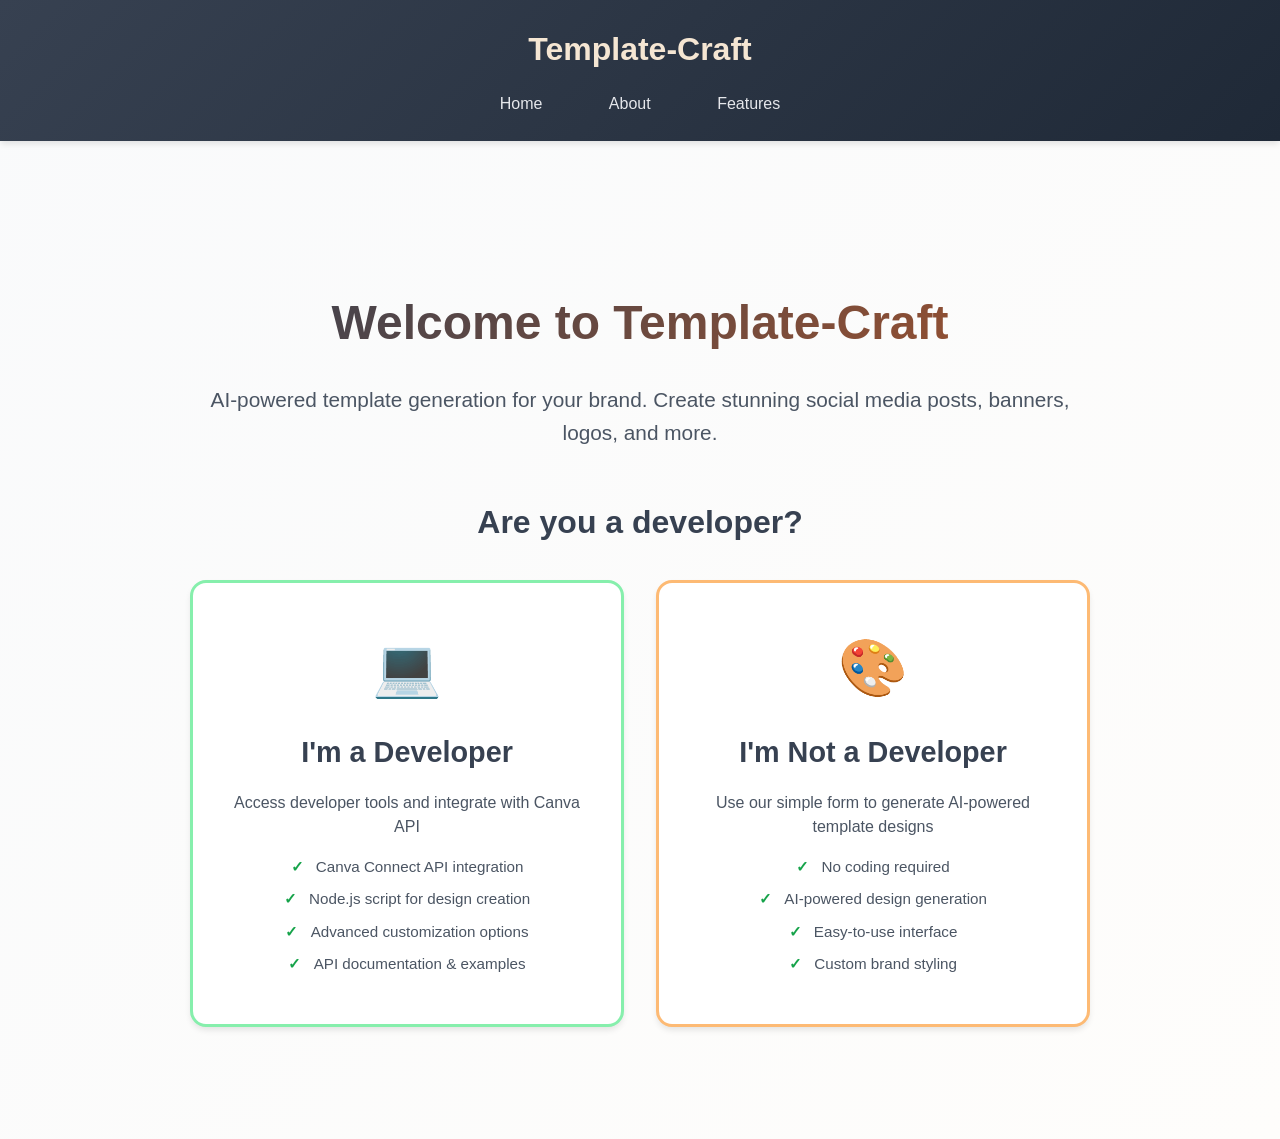
<file: index.html>
<!DOCTYPE html>
<html>
<head>
    <title>Template-Craft - Choose Your Path</title>
    <link rel="stylesheet" href="styles.css">
    <style>
        .landing-container {
            max-width: 900px;
            margin: 4rem auto;
            padding: 3rem;
            text-align: center;
        }
        
        .landing-title {
            font-size: 3rem;
            font-weight: 700;
            margin-bottom: 1rem;
            background: linear-gradient(135deg, var(--gray-700) 0%, var(--tan-600) 100%);
            -webkit-background-clip: text;
            -webkit-text-fill-color: transparent;
            background-clip: text;
        }
        
        .landing-subtitle {
            font-size: 1.3rem;
            color: var(--gray-600);
            margin-bottom: 3rem;
            line-height: 1.6;
        }
        
        .landing-question {
            font-size: 2rem;
            font-weight: 600;
            color: var(--gray-700);
            margin: 3rem 0 2rem 0;
        }
        
        .button-container {
            display: flex;
            gap: 2rem;
            justify-content: center;
            flex-wrap: wrap;
            margin-top: 2rem;
        }
        
        .choice-button {
            flex: 1;
            min-width: 300px;
            max-width: 400px;
            padding: 2.5rem 2rem;
            background: white;
            border: 3px solid var(--gray-300);
            border-radius: 16px;
            cursor: pointer;
            transition: all 0.3s ease;
            text-decoration: none;
            color: var(--gray-700);
            box-shadow: 0 4px 6px -1px rgba(0, 0, 0, 0.1);
        }
        
        .choice-button:hover {
            transform: translateY(-5px);
            box-shadow: 0 20px 25px -5px rgba(0, 0, 0, 0.15);
            border-color: var(--orange-500);
        }
        
        .choice-button.developer {
            border-color: var(--green-300);
        }
        
        .choice-button.developer:hover {
            border-color: var(--green-500);
            background: linear-gradient(135deg, var(--green-50) 0%, white 100%);
        }
        
        .choice-button.non-developer {
            border-color: var(--orange-300);
        }
        
        .choice-button.non-developer:hover {
            border-color: var(--orange-500);
            background: linear-gradient(135deg, var(--orange-50) 0%, white 100%);
        }
        
        .button-icon {
            font-size: 3.5rem;
            margin-bottom: 1rem;
            display: block;
        }
        
        .button-title {
            font-size: 1.8rem;
            font-weight: 700;
            margin-bottom: 1rem;
        }
        
        .button-description {
            font-size: 1rem;
            color: var(--gray-600);
            line-height: 1.5;
        }
        
        .feature-list {
            list-style: none;
            padding: 0;
            margin: 1rem 0 0 0;
            font-size: 0.95rem;
            color: var(--gray-600);
        }
        
        .feature-list li {
            margin: 0.5rem 0;
        }
        
        .feature-list li::before {
            content: "✓ ";
            color: var(--green-600);
            font-weight: bold;
            margin-right: 0.5rem;
        }
        
        @media (max-width: 768px) {
            .landing-container {
                margin: 2rem auto;
                padding: 2rem 1.5rem;
            }
            
            .landing-title {
                font-size: 2rem;
            }
            
            .landing-subtitle {
                font-size: 1.1rem;
            }
            
            .landing-question {
                font-size: 1.5rem;
            }
            
            .button-container {
                flex-direction: column;
                gap: 1.5rem;
            }
            
            .choice-button {
                min-width: 100%;
                padding: 2rem 1.5rem;
            }
            
            .button-icon {
                font-size: 2.5rem;
            }
            
            .button-title {
                font-size: 1.5rem;
            }
        }
    </style>
</head>
<body>
    <header>
        <h1>Template-Craft</h1>
        <nav>
            <a href="index.html">Home</a>
            <a href="#about">About</a>
            <a href="#features">Features</a>
        </nav>
    </header>

    <main>
        <div class="landing-container">
            <h1 class="landing-title">Welcome to Template-Craft</h1>
            <p class="landing-subtitle">
                AI-powered template generation for your brand. Create stunning social media posts, banners, logos, and more.
            </p>
            
            <h2 class="landing-question">Are you a developer?</h2>
            
            <div class="button-container">
                <a href="dev.html" class="choice-button developer">
                    <span class="button-icon">💻</span>
                    <div class="button-title">I'm a Developer</div>
                    <p class="button-description">
                        Access developer tools and integrate with Canva API
                    </p>
                    <ul class="feature-list">
                        <li>Canva Connect API integration</li>
                        <li>Node.js script for design creation</li>
                        <li>Advanced customization options</li>
                        <li>API documentation & examples</li>
                    </ul>
                </a>
                
                <a href="non-dev.html" class="choice-button non-developer">
                    <span class="button-icon">🎨</span>
                    <div class="button-title">I'm Not a Developer</div>
                    <p class="button-description">
                        Use our simple form to generate AI-powered template designs
                    </p>
                    <ul class="feature-list">
                        <li>No coding required</li>
                        <li>AI-powered design generation</li>
                        <li>Easy-to-use interface</li>
                        <li>Custom brand styling</li>
                    </ul>
                </a>
            </div>
        </div>
    </main>
</body>
</html>
</file>
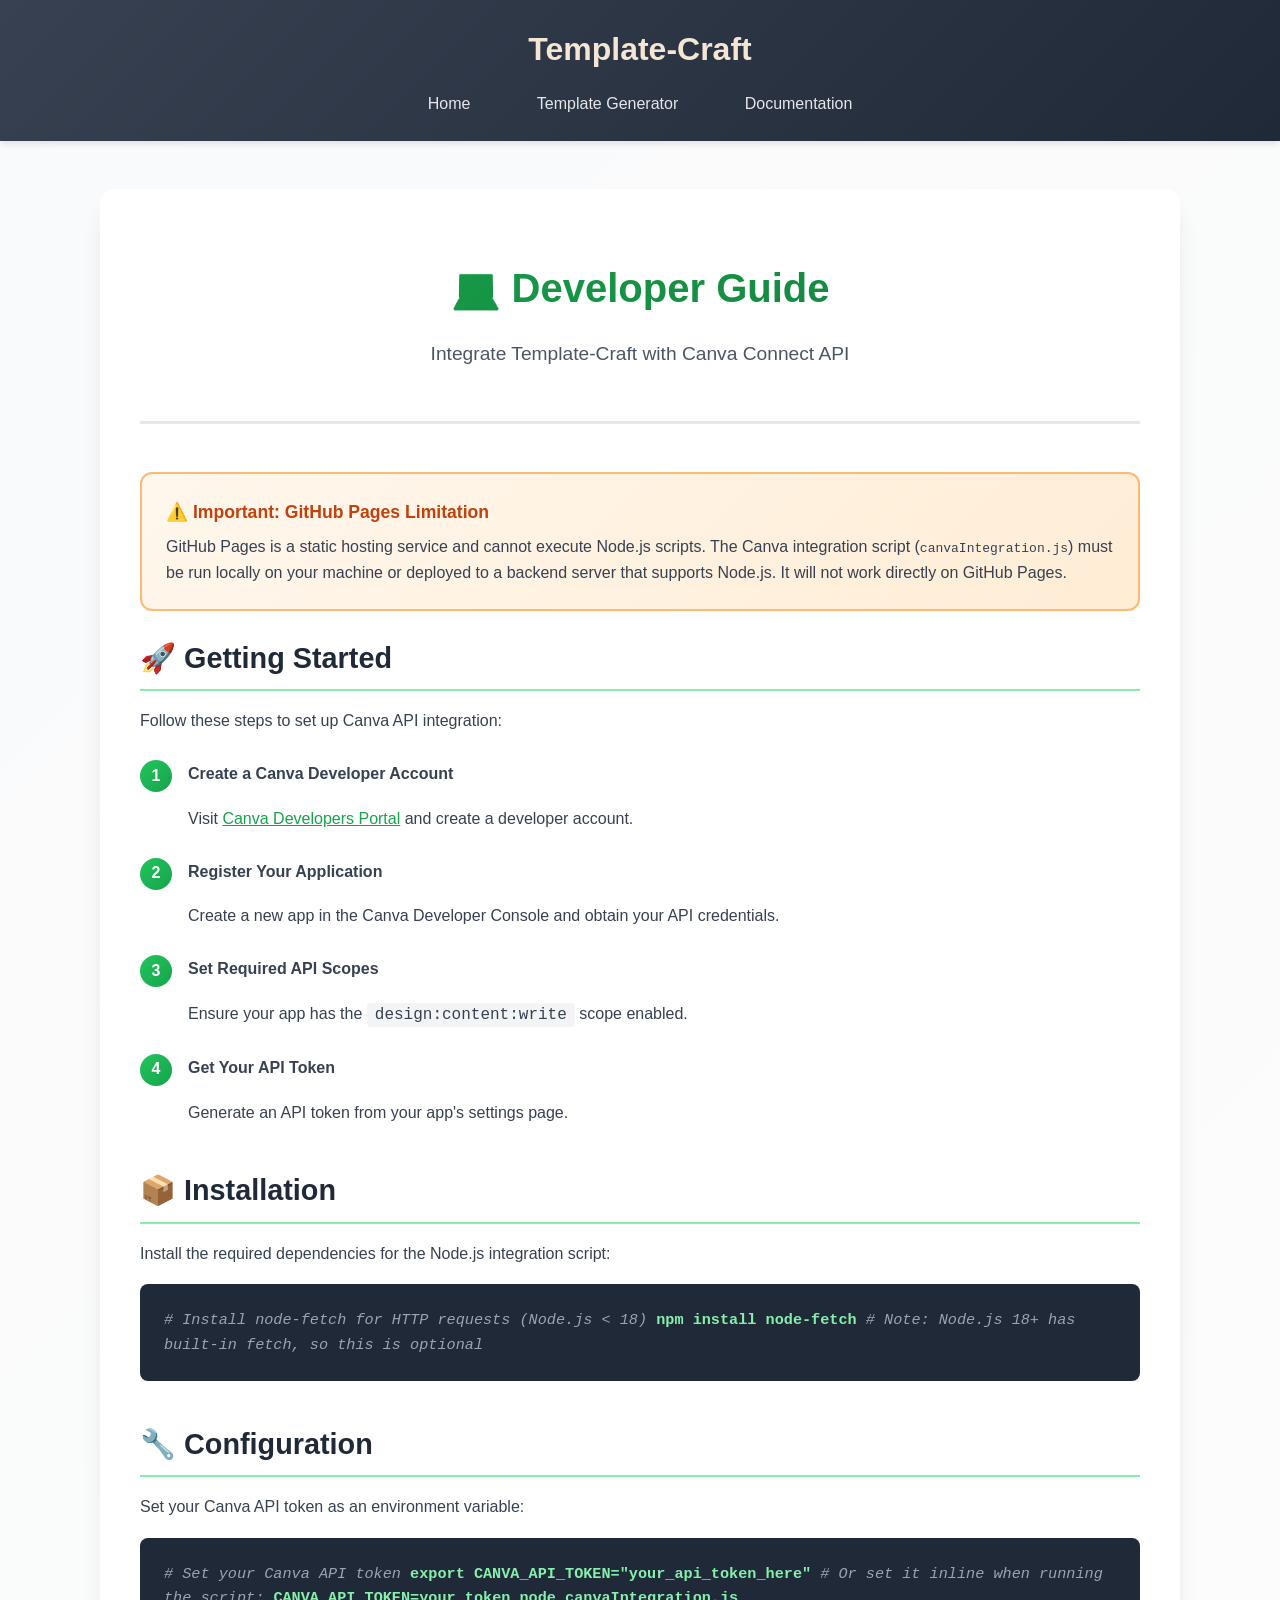
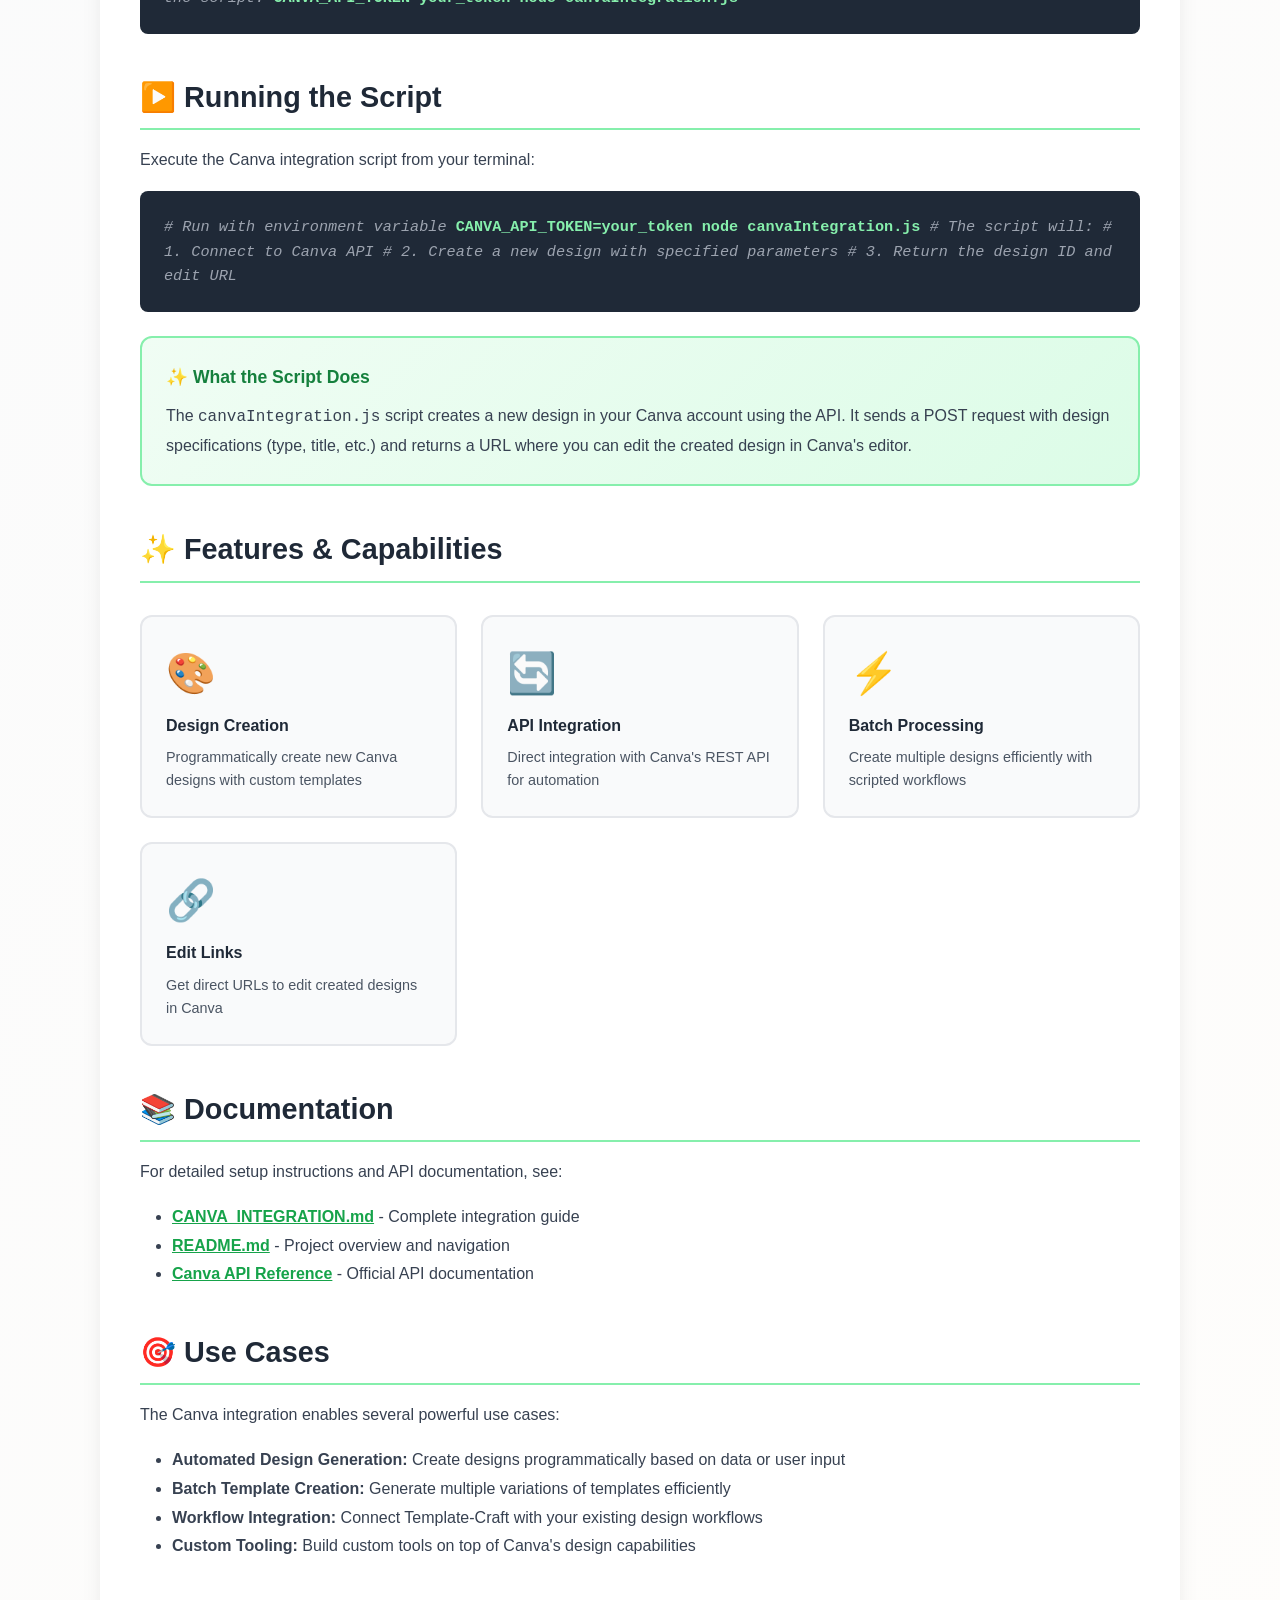
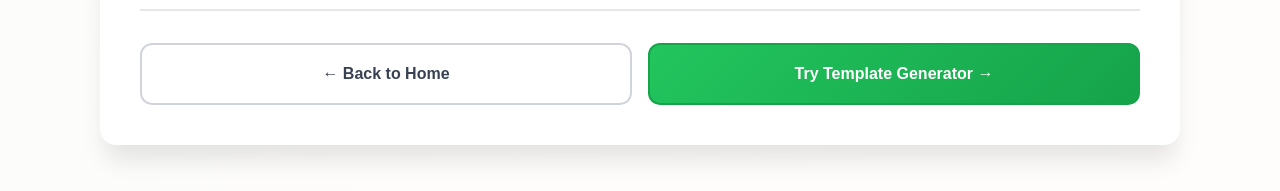
<file: dev.html>
<!DOCTYPE html>
<html>
<head>
    <title>Template-Craft - Developer Guide</title>
    <link rel="stylesheet" href="styles.css">
    <style>
        .dev-container {
            max-width: 1000px;
            margin: 3rem auto;
            padding: 2.5rem;
            background: white;
            border-radius: 16px;
            box-shadow: 0 20px 25px -5px rgba(0, 0, 0, 0.1);
        }
        
        .dev-header {
            text-align: center;
            margin-bottom: 3rem;
            padding-bottom: 2rem;
            border-bottom: 3px solid var(--gray-200);
        }
        
        .dev-title {
            font-size: 2.5rem;
            font-weight: 700;
            margin-bottom: 0.5rem;
            background: linear-gradient(135deg, var(--green-600) 0%, var(--green-700) 100%);
            -webkit-background-clip: text;
            -webkit-text-fill-color: transparent;
            background-clip: text;
        }
        
        .dev-subtitle {
            font-size: 1.2rem;
            color: var(--gray-600);
        }
        
        .section {
            margin-bottom: 2.5rem;
        }
        
        .section-title {
            font-size: 1.8rem;
            font-weight: 700;
            color: var(--gray-800);
            margin-bottom: 1rem;
            padding-bottom: 0.5rem;
            border-bottom: 2px solid var(--green-300);
        }
        
        .section-content {
            font-size: 1rem;
            line-height: 1.8;
            color: var(--gray-700);
        }
        
        .code-block {
            background: var(--gray-800);
            color: var(--green-200);
            padding: 1.5rem;
            border-radius: 8px;
            margin: 1rem 0;
            overflow-x: auto;
            font-family: 'Courier New', monospace;
            font-size: 0.95rem;
            line-height: 1.6;
        }
        
        .command {
            color: var(--green-300);
            font-weight: 600;
        }
        
        .comment {
            color: var(--gray-400);
            font-style: italic;
        }
        
        .warning-box {
            background: linear-gradient(135deg, var(--orange-50) 0%, var(--orange-100) 100%);
            border: 2px solid var(--orange-300);
            border-radius: 12px;
            padding: 1.5rem;
            margin: 1.5rem 0;
        }
        
        .warning-title {
            font-weight: 700;
            color: var(--orange-700);
            margin-bottom: 0.5rem;
            font-size: 1.1rem;
        }
        
        .info-box {
            background: linear-gradient(135deg, var(--green-50) 0%, var(--green-100) 100%);
            border: 2px solid var(--green-300);
            border-radius: 12px;
            padding: 1.5rem;
            margin: 1.5rem 0;
        }
        
        .info-title {
            font-weight: 700;
            color: var(--green-700);
            margin-bottom: 0.5rem;
            font-size: 1.1rem;
        }
        
        .step-list {
            list-style: none;
            padding: 0;
            counter-reset: step-counter;
        }
        
        .step-list li {
            counter-increment: step-counter;
            margin: 1.5rem 0;
            padding-left: 3rem;
            position: relative;
        }
        
        .step-list li::before {
            content: counter(step-counter);
            position: absolute;
            left: 0;
            top: 0;
            background: linear-gradient(135deg, var(--green-500) 0%, var(--green-600) 100%);
            color: white;
            font-weight: 700;
            width: 2rem;
            height: 2rem;
            border-radius: 50%;
            display: flex;
            align-items: center;
            justify-content: center;
        }
        
        .feature-grid {
            display: grid;
            grid-template-columns: repeat(auto-fit, minmax(250px, 1fr));
            gap: 1.5rem;
            margin: 2rem 0;
        }
        
        .feature-card {
            background: var(--gray-50);
            border: 2px solid var(--gray-200);
            border-radius: 12px;
            padding: 1.5rem;
            transition: all 0.3s ease;
        }
        
        .feature-card:hover {
            border-color: var(--green-400);
            transform: translateY(-3px);
            box-shadow: 0 10px 15px -3px rgba(0, 0, 0, 0.1);
        }
        
        .feature-icon {
            font-size: 2.5rem;
            margin-bottom: 0.5rem;
        }
        
        .feature-title {
            font-weight: 700;
            color: var(--gray-800);
            margin-bottom: 0.5rem;
        }
        
        .feature-desc {
            font-size: 0.9rem;
            color: var(--gray-600);
        }
        
        .nav-buttons {
            display: flex;
            gap: 1rem;
            margin-top: 3rem;
            padding-top: 2rem;
            border-top: 2px solid var(--gray-200);
        }
        
        .nav-button {
            flex: 1;
            padding: 1rem 2rem;
            border-radius: 12px;
            text-decoration: none;
            font-weight: 600;
            text-align: center;
            transition: all 0.3s ease;
            border: 2px solid;
        }
        
        .nav-button.primary {
            background: linear-gradient(135deg, var(--green-500) 0%, var(--green-600) 100%);
            color: white;
            border-color: var(--green-600);
        }
        
        .nav-button.primary:hover {
            transform: translateY(-2px);
            box-shadow: 0 10px 15px -3px rgba(34, 197, 94, 0.3);
        }
        
        .nav-button.secondary {
            background: white;
            color: var(--gray-700);
            border-color: var(--gray-300);
        }
        
        .nav-button.secondary:hover {
            border-color: var(--gray-500);
            transform: translateY(-2px);
        }
        
        @media (max-width: 768px) {
            .dev-container {
                margin: 1.5rem;
                padding: 1.5rem;
            }
            
            .dev-title {
                font-size: 2rem;
            }
            
            .section-title {
                font-size: 1.5rem;
            }
            
            .code-block {
                font-size: 0.85rem;
                padding: 1rem;
            }
            
            .feature-grid {
                grid-template-columns: 1fr;
            }
            
            .nav-buttons {
                flex-direction: column;
            }
        }
    </style>
</head>
<body>
    <header>
        <h1>Template-Craft</h1>
        <nav>
            <a href="index.html">Home</a>
            <a href="non-dev.html">Template Generator</a>
            <a href="#docs">Documentation</a>
        </nav>
    </header>

    <main>
        <div class="dev-container">
            <div class="dev-header">
                <h1 class="dev-title">💻 Developer Guide</h1>
                <p class="dev-subtitle">Integrate Template-Craft with Canva Connect API</p>
            </div>

            <div class="warning-box">
                <div class="warning-title">⚠️ Important: GitHub Pages Limitation</div>
                <p style="margin: 0; color: var(--orange-800);">
                    GitHub Pages is a static hosting service and cannot execute Node.js scripts. 
                    The Canva integration script (<code>canvaIntegration.js</code>) must be run locally on your machine 
                    or deployed to a backend server that supports Node.js. It will not work directly on GitHub Pages.
                </p>
            </div>

            <div class="section">
                <h2 class="section-title">🚀 Getting Started</h2>
                <div class="section-content">
                    <p>Follow these steps to set up Canva API integration:</p>
                    
                    <ul class="step-list">
                        <li>
                            <strong>Create a Canva Developer Account</strong>
                            <p>Visit <a href="https://www.canva.com/developers" target="_blank" style="color: var(--green-600);">Canva Developers Portal</a> and create a developer account.</p>
                        </li>
                        <li>
                            <strong>Register Your Application</strong>
                            <p>Create a new app in the Canva Developer Console and obtain your API credentials.</p>
                        </li>
                        <li>
                            <strong>Set Required API Scopes</strong>
                            <p>Ensure your app has the <code style="background: var(--gray-100); padding: 0.2rem 0.5rem; border-radius: 4px;">design:content:write</code> scope enabled.</p>
                        </li>
                        <li>
                            <strong>Get Your API Token</strong>
                            <p>Generate an API token from your app's settings page.</p>
                        </li>
                    </ul>
                </div>
            </div>

            <div class="section">
                <h2 class="section-title">📦 Installation</h2>
                <div class="section-content">
                    <p>Install the required dependencies for the Node.js integration script:</p>
                    
                    <div class="code-block">
<span class="comment"># Install node-fetch for HTTP requests (Node.js < 18)</span>
<span class="command">npm install node-fetch</span>

<span class="comment"># Note: Node.js 18+ has built-in fetch, so this is optional</span>
                    </div>
                </div>
            </div>

            <div class="section">
                <h2 class="section-title">🔧 Configuration</h2>
                <div class="section-content">
                    <p>Set your Canva API token as an environment variable:</p>
                    
                    <div class="code-block">
<span class="comment"># Set your Canva API token</span>
<span class="command">export CANVA_API_TOKEN="your_api_token_here"</span>

<span class="comment"># Or set it inline when running the script:</span>
<span class="command">CANVA_API_TOKEN=your_token node canvaIntegration.js</span>
                    </div>
                </div>
            </div>

            <div class="section">
                <h2 class="section-title">▶️ Running the Script</h2>
                <div class="section-content">
                    <p>Execute the Canva integration script from your terminal:</p>
                    
                    <div class="code-block">
<span class="comment"># Run with environment variable</span>
<span class="command">CANVA_API_TOKEN=your_token node canvaIntegration.js</span>

<span class="comment"># The script will:</span>
<span class="comment"># 1. Connect to Canva API</span>
<span class="comment"># 2. Create a new design with specified parameters</span>
<span class="comment"># 3. Return the design ID and edit URL</span>
                    </div>
                    
                    <div class="info-box">
                        <div class="info-title">✨ What the Script Does</div>
                        <p style="margin: 0; color: var(--green-800);">
                            The <code>canvaIntegration.js</code> script creates a new design in your Canva account using the API. 
                            It sends a POST request with design specifications (type, title, etc.) and returns a URL 
                            where you can edit the created design in Canva's editor.
                        </p>
                    </div>
                </div>
            </div>

            <div class="section">
                <h2 class="section-title">✨ Features & Capabilities</h2>
                <div class="feature-grid">
                    <div class="feature-card">
                        <div class="feature-icon">🎨</div>
                        <div class="feature-title">Design Creation</div>
                        <div class="feature-desc">Programmatically create new Canva designs with custom templates</div>
                    </div>
                    <div class="feature-card">
                        <div class="feature-icon">🔄</div>
                        <div class="feature-title">API Integration</div>
                        <div class="feature-desc">Direct integration with Canva's REST API for automation</div>
                    </div>
                    <div class="feature-card">
                        <div class="feature-icon">⚡</div>
                        <div class="feature-title">Batch Processing</div>
                        <div class="feature-desc">Create multiple designs efficiently with scripted workflows</div>
                    </div>
                    <div class="feature-card">
                        <div class="feature-icon">🔗</div>
                        <div class="feature-title">Edit Links</div>
                        <div class="feature-desc">Get direct URLs to edit created designs in Canva</div>
                    </div>
                </div>
            </div>

            <div class="section">
                <h2 class="section-title">📚 Documentation</h2>
                <div class="section-content">
                    <p>For detailed setup instructions and API documentation, see:</p>
                    <ul style="list-style-type: disc; padding-left: 2rem;">
                        <li><a href="#" onclick="alert('See CANVA_INTEGRATION.md for details'); return false;" style="color: var(--green-600); font-weight: 600;">CANVA_INTEGRATION.md</a> - Complete integration guide</li>
                        <li><a href="README.md" style="color: var(--green-600); font-weight: 600;">README.md</a> - Project overview and navigation</li>
                        <li><a href="https://www.canva.com/developers/docs/connect/api-reference/" target="_blank" style="color: var(--green-600); font-weight: 600;">Canva API Reference</a> - Official API documentation</li>
                    </ul>
                </div>
            </div>

            <div class="section">
                <h2 class="section-title">🎯 Use Cases</h2>
                <div class="section-content">
                    <p>The Canva integration enables several powerful use cases:</p>
                    <ul style="list-style-type: disc; padding-left: 2rem; line-height: 1.8;">
                        <li><strong>Automated Design Generation:</strong> Create designs programmatically based on data or user input</li>
                        <li><strong>Batch Template Creation:</strong> Generate multiple variations of templates efficiently</li>
                        <li><strong>Workflow Integration:</strong> Connect Template-Craft with your existing design workflows</li>
                        <li><strong>Custom Tooling:</strong> Build custom tools on top of Canva's design capabilities</li>
                    </ul>
                </div>
            </div>

            <div class="nav-buttons">
                <a href="index.html" class="nav-button secondary">← Back to Home</a>
                <a href="non-dev.html" class="nav-button primary">Try Template Generator →</a>
            </div>
        </div>
    </main>
</body>
</html>
</file>
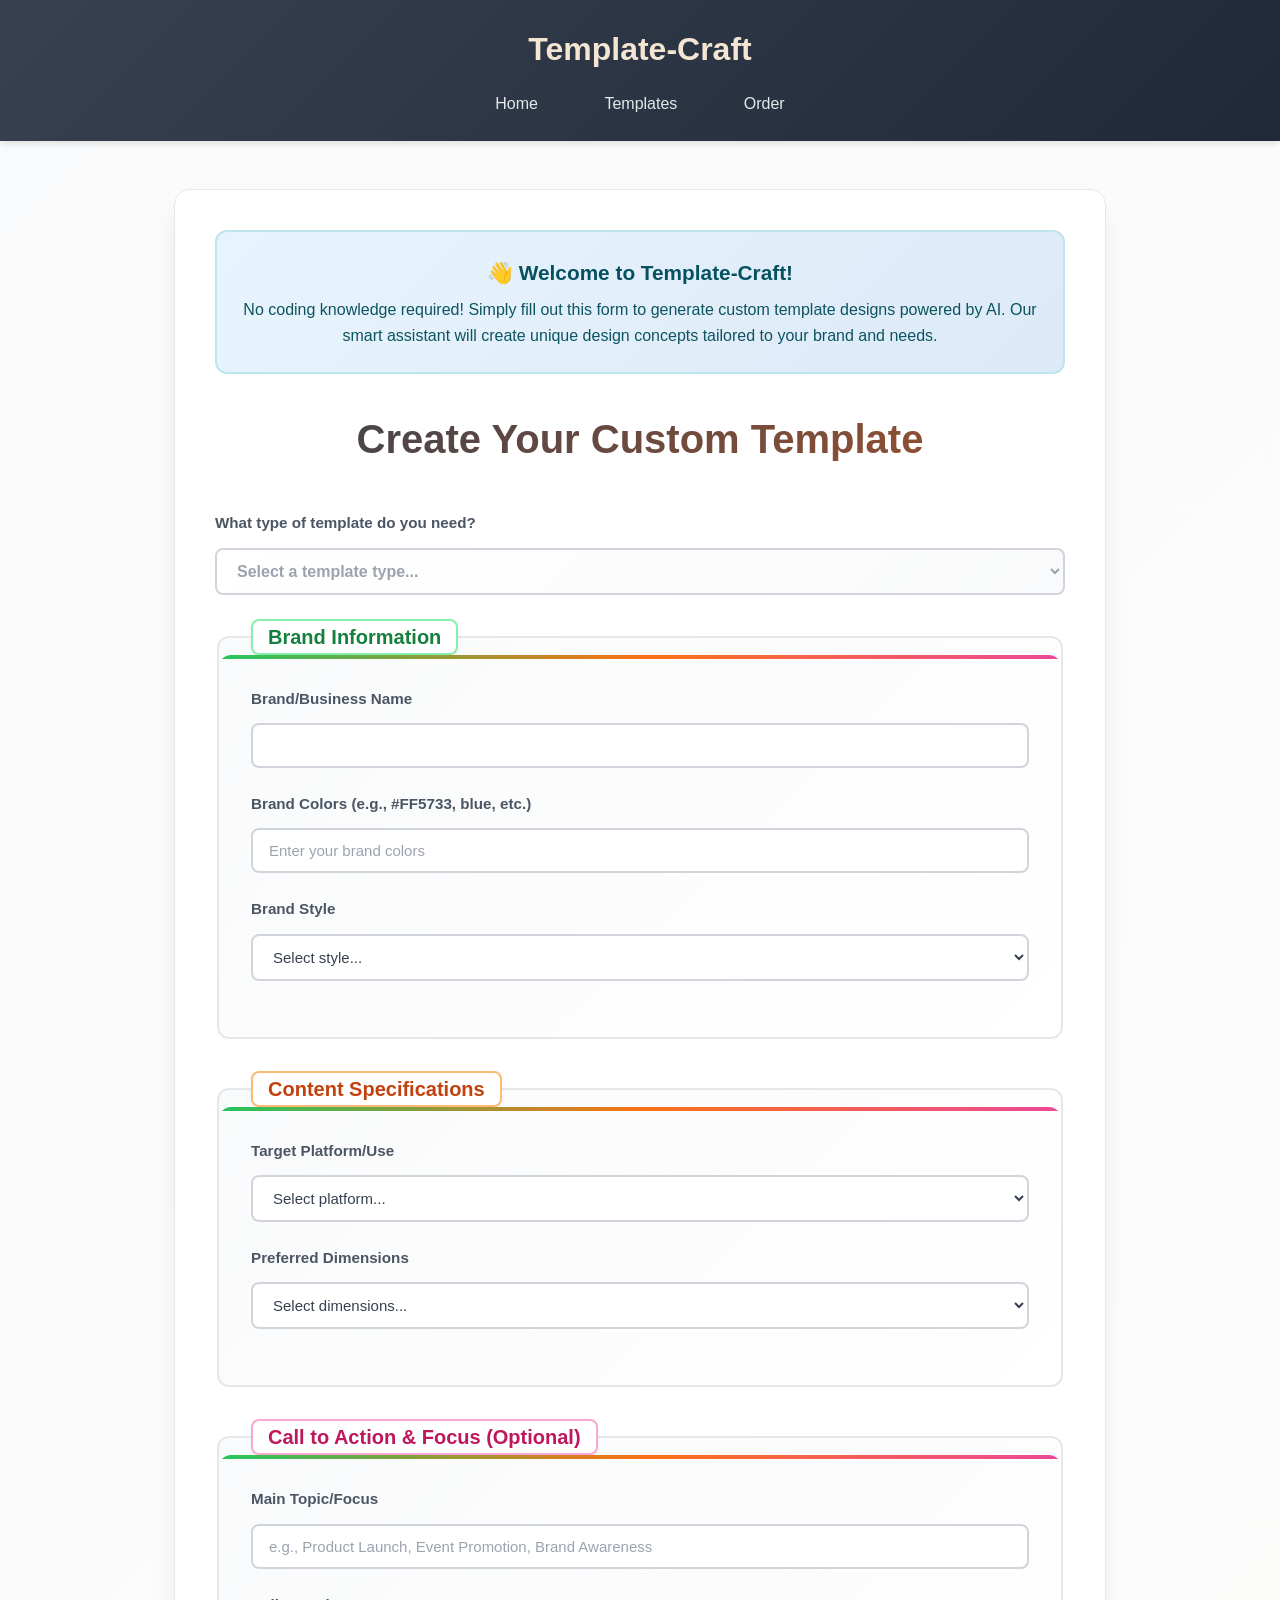
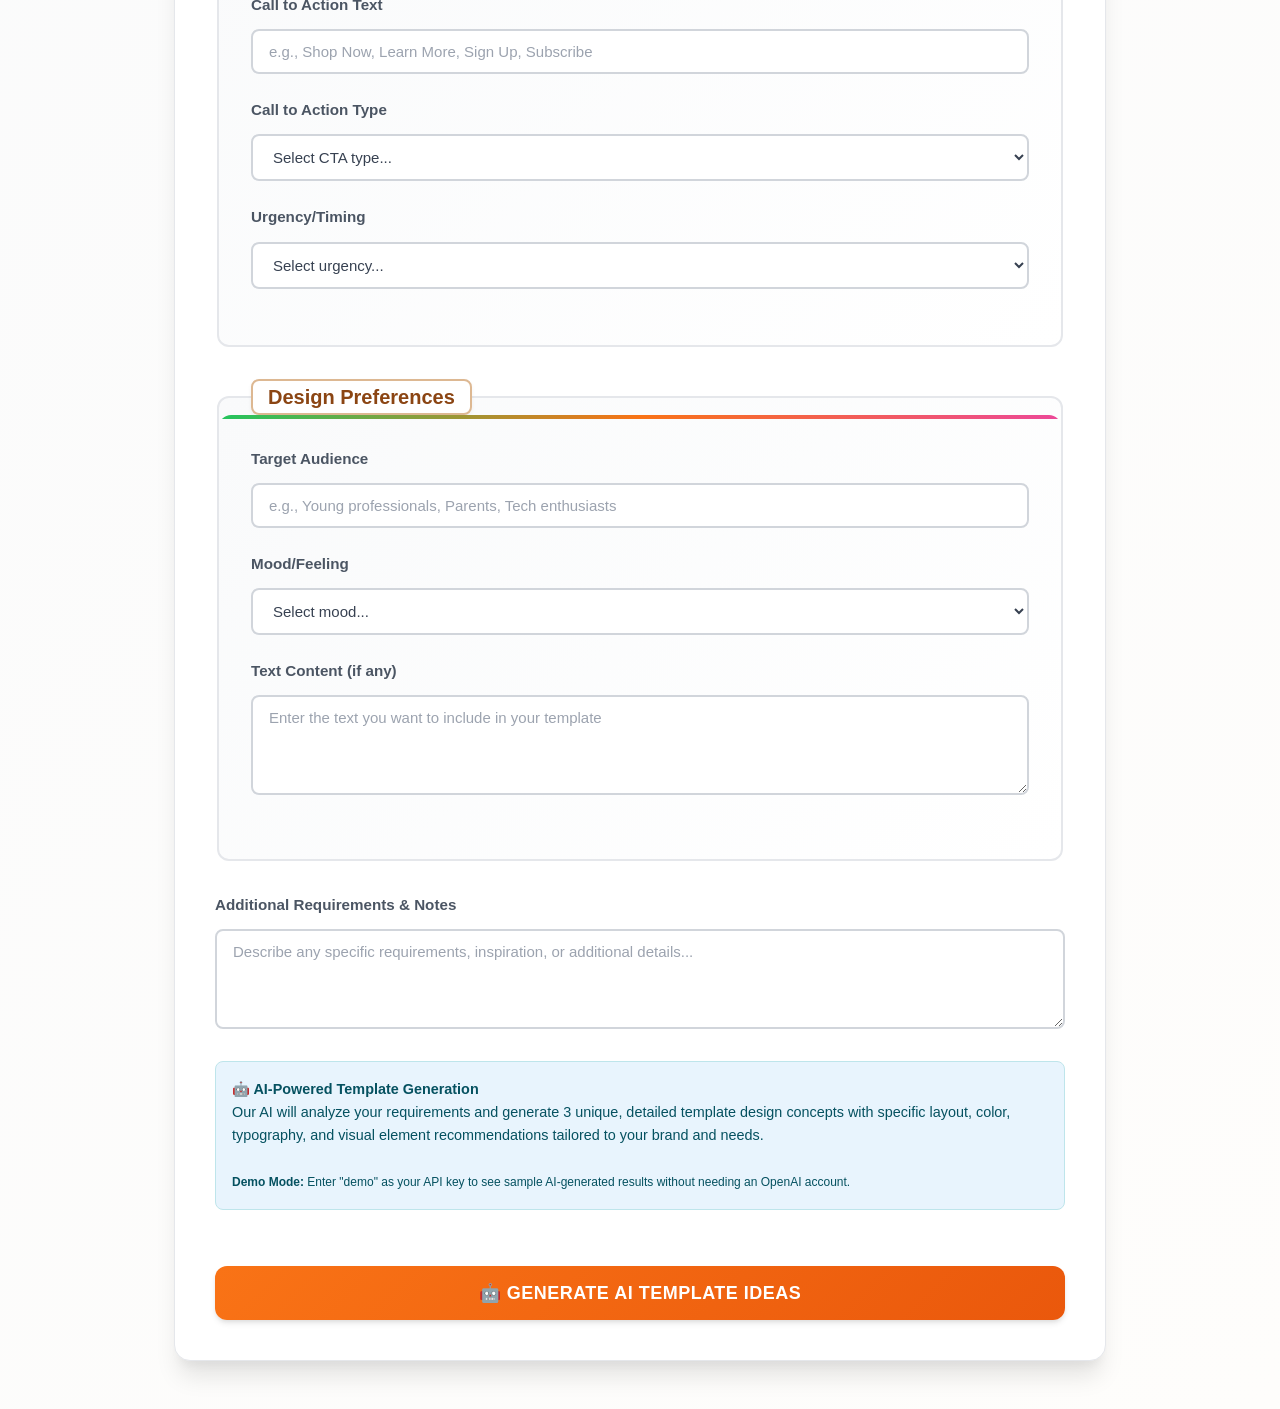
<file: non-dev.html>
<!DOCTYPE html>
<html>
<head>
    <title>Template-Craft</title>
    <link rel="stylesheet" href="styles.css">
</head>
<body>
    <header>
        <h1>Template-Craft</h1>
        <nav>
            <a href="index.html">Home</a>
            <a href="#templates">Templates</a>
            <a href="#order">Order</a>
        </nav>
    </header>

    <main>
        <section id="order-form">
            <div style="background: linear-gradient(135deg, #e8f4fd 0%, #dce9f7 100%); border: 2px solid #bee5eb; border-radius: 12px; padding: 1.5rem; margin-bottom: 2rem; text-align: center;">
                <h3 style="margin: 0 0 0.5rem 0; color: #055160; font-size: 1.3rem;">👋 Welcome to Template-Craft!</h3>
                <p style="margin: 0; color: #0c5460; font-size: 1rem; line-height: 1.6;">
                    No coding knowledge required! Simply fill out this form to generate custom template designs powered by AI.
                    Our smart assistant will create unique design concepts tailored to your brand and needs.
                </p>
            </div>
            <h2>Create Your Custom Template</h2>
            <form id="template-request">
                <!-- Template Type Selection -->
                <div class="form-group">
                    <label for="template-type">What type of template do you need?</label>
                    <select name="template-type" id="template-type" required>
                        <option value="">Select a template type...</option>
                        <option value="social-media-post">Social Media Post</option>
                        <option value="social-media-story">Social Media Story</option>
                        <option value="banner">Banner/Header</option>
                        <option value="logo">Logo Design</option>
                        <option value="infographic">Infographic</option>
                        <option value="business-card">Business Card</option>
                        <option value="flyer">Flyer/Poster</option>
                        <option value="presentation">Presentation Template</option>
                        <option value="email-signature">Email Signature</option>
                        <option value="website-template">Website Template</option>
                        <option value="other">Other</option>
                    </select>
                </div>

                <!-- Brand Information -->
                <fieldset class="form-section">
                    <legend>Brand Information</legend>
                    
                    <div class="form-group">
                        <label for="brand-name">Brand/Business Name</label>
                        <input type="text" name="brand-name" id="brand-name" required>
                    </div>

                    <div class="form-group">
                        <label for="brand-colors">Brand Colors (e.g., #FF5733, blue, etc.)</label>
                        <input type="text" name="brand-colors" id="brand-colors" placeholder="Enter your brand colors">
                    </div>

                    <div class="form-group">
                        <label for="brand-style">Brand Style</label>
                        <select name="brand-style" id="brand-style">
                            <option value="">Select style...</option>
                            <option value="modern">Modern & Clean</option>
                            <option value="professional">Professional & Corporate</option>
                            <option value="creative">Creative & Artistic</option>
                            <option value="minimalist">Minimalist</option>
                            <option value="bold">Bold & Vibrant</option>
                            <option value="elegant">Elegant & Sophisticated</option>
                            <option value="playful">Playful & Fun</option>
                            <option value="vintage">Vintage & Retro</option>
                        </select>
                    </div>
                </fieldset>

                <!-- Content Specifications -->
                <fieldset class="form-section">
                    <legend>Content Specifications</legend>
                    
                    <div class="form-group">
                        <label for="platform">Target Platform/Use</label>
                        <select name="platform" id="platform">
                            <option value="">Select platform...</option>
                            <option value="instagram">Instagram</option>
                            <option value="facebook">Facebook</option>
                            <option value="twitter">Twitter/X</option>
                            <option value="linkedin">LinkedIn</option>
                            <option value="youtube">YouTube</option>
                            <option value="tiktok">TikTok</option>
                            <option value="kick">Kick</option>
                            <option value="twitch">Twitch</option>
                            <option value="discord">Discord</option>
                            <option value="website">Website</option>
                            <option value="print">Print Material</option>
                            <option value="email">Email</option>
                            <option value="other">Other</option>
                        </select>
                    </div>

                    <div class="form-group">
                        <label for="dimensions">Preferred Dimensions</label>
                        <select name="dimensions" id="dimensions">
                            <option value="">Select dimensions...</option>
                            <option value="1080x1080">Square (1080x1080) - Instagram Post</option>
                            <option value="1080x1920">Story (1080x1920) - Instagram/Facebook Story</option>
                            <option value="1200x628">Landscape (1200x628) - Facebook Post</option>
                            <option value="1500x500">Banner (1500x500) - Website Header</option>
                            <option value="1920x1080">Stream Banner (1920x1080) - Kick/Twitch</option>
                            <option value="1200x480">Channel Banner (1200x480) - Kick/Twitch</option>
                            <option value="500x500">Logo (500x500) - Square Logo</option>
                            <option value="custom">Custom Size</option>
                        </select>
                    </div>

                    <div class="form-group" id="custom-dimensions" style="display: none;">
                        <label for="custom-size">Custom Dimensions (Width x Height)</label>
                        <input type="text" name="custom-size" id="custom-size" placeholder="e.g., 800x600">
                    </div>
                </fieldset>

                <!-- Call to Action & Focus -->
                <fieldset class="form-section">
                    <legend>Call to Action & Focus (Optional)</legend>
                    
                    <div class="form-group">
                        <label for="topic-focus">Main Topic/Focus</label>
                        <input type="text" name="topic-focus" id="topic-focus" placeholder="e.g., Product Launch, Event Promotion, Brand Awareness">
                    </div>

                    <div class="form-group">
                        <label for="cta-text">Call to Action Text</label>
                        <input type="text" name="cta-text" id="cta-text" placeholder="e.g., Shop Now, Learn More, Sign Up, Subscribe">
                    </div>

                    <div class="form-group">
                        <label for="cta-type">Call to Action Type</label>
                        <select name="cta-type" id="cta-type">
                            <option value="">Select CTA type...</option>
                            <option value="button">Button</option>
                            <option value="link">Text Link</option>
                            <option value="banner">Banner/Badge</option>
                            <option value="overlay">Overlay Text</option>
                            <option value="integrated">Integrated in Design</option>
                            <option value="none">No CTA</option>
                        </select>
                    </div>

                    <div class="form-group">
                        <label for="urgency">Urgency/Timing</label>
                        <select name="urgency" id="urgency">
                            <option value="">Select urgency...</option>
                            <option value="immediate">Immediate (Act Now)</option>
                            <option value="limited-time">Limited Time Offer</option>
                            <option value="upcoming">Upcoming Event/Launch</option>
                            <option value="ongoing">Ongoing Campaign</option>
                            <option value="seasonal">Seasonal/Holiday</option>
                            <option value="none">No Time Pressure</option>
                        </select>
                    </div>
                </fieldset>

                <!-- Design Preferences -->
                <fieldset class="form-section">
                    <legend>Design Preferences</legend>
                    
                    <div class="form-group">
                        <label for="target-audience">Target Audience</label>
                        <input type="text" name="target-audience" id="target-audience" placeholder="e.g., Young professionals, Parents, Tech enthusiasts">
                    </div>

                    <div class="form-group">
                        <label for="mood">Mood/Feeling</label>
                        <select name="mood" id="mood">
                            <option value="">Select mood...</option>
                            <option value="professional">Professional</option>
                            <option value="friendly">Friendly</option>
                            <option value="energetic">Energetic</option>
                            <option value="calm">Calm & Peaceful</option>
                            <option value="luxurious">Luxurious</option>
                            <option value="trustworthy">Trustworthy</option>
                            <option value="innovative">Innovative</option>
                            <option value="warm">Warm & Welcoming</option>
                        </select>
                    </div>

                    <div class="form-group">
                        <label for="text-content">Text Content (if any)</label>
                        <textarea name="text-content" id="text-content" rows="3" placeholder="Enter the text you want to include in your template"></textarea>
                    </div>
                </fieldset>

                <!-- Additional Requirements -->
                <div class="form-group">
                    <label for="description">Additional Requirements & Notes</label>
                    <textarea name="description" id="description" rows="4" placeholder="Describe any specific requirements, inspiration, or additional details..."></textarea>
                </div>

                <div style="background: #e8f4fd; border: 1px solid #bee5eb; border-radius: 8px; padding: 1rem; margin: 1.5rem 0; font-size: 0.9rem; color: #055160;">
                    <strong>🤖 AI-Powered Template Generation</strong><br>
                    Our AI will analyze your requirements and generate 3 unique, detailed template design concepts with specific layout, color, typography, and visual element recommendations tailored to your brand and needs.<br><br>
                    <small><strong>Demo Mode:</strong> Enter "demo" as your API key to see sample AI-generated results without needing an OpenAI account.</small>
                </div>

                <button type="submit">🤖 Generate AI Template Ideas</button>
            </form>
        </section>
    </main>
    <script src="Script.js"></script>
</body>
</html>
</file>
<file: styles.css>
/* Professional color palette with grays, greens, tans, oranges, and pinks */
:root {
    /* Gray palette */
    --gray-50: #F9FAFB;
    --gray-100: #F3F4F6;
    --gray-200: #E5E7EB;
    --gray-300: #D1D5DB;
    --gray-400: #9CA3AF;
    --gray-500: #6B7280;
    --gray-600: #4B5563;
    --gray-700: #374151;
    --gray-800: #1F2937;
    
    /* Green palette */
    --green-50: #F0FDF4;
    --green-100: #DCFCE7;
    --green-200: #BBF7D0;
    --green-300: #86EFAC;
    --green-500: #22C55E;
    --green-600: #16A34A;
    --green-700: #15803D;
    
    /* Tan palette */
    --tan-50: #FEFDFB;
    --tan-100: #F5E6D3;
    --tan-200: #E6CCB2;
    --tan-300: #DDB892;
    --tan-400: #D2B48C;
    --tan-500: #CD853F;
    --tan-600: #A0522D;
    --tan-700: #8B4513;
    
    /* Orange palette */
    --orange-50: #FFF7ED;
    --orange-100: #FFEDD5;
    --orange-200: #FED7AA;
    --orange-300: #FDBA74;
    --orange-500: #F97316;
    --orange-600: #EA580C;
    --orange-700: #C2410C;
    
    /* Pink palette */
    --pink-50: #FDF2F8;
    --pink-100: #FCE7F3;
    --pink-200: #FBCFE8;
    --pink-300: #F9A8D4;
    --pink-500: #EC4899;
    --pink-600: #DB2777;
    --pink-700: #BE185D;
}

/* Professional and clean base styling */
body {
    font-family: 'Segoe UI', Tahoma, Geneva, Verdana, sans-serif;
    margin: 0;
    padding: 0;
    line-height: 1.6;
    background: linear-gradient(135deg, var(--gray-50) 0%, var(--tan-50) 100%);
    color: var(--gray-700);
    min-height: 100vh;
}

header {
    background: linear-gradient(135deg, var(--gray-700) 0%, var(--gray-800) 100%);
    color: white;
    padding: 1.5rem;
    text-align: center;
    box-shadow: 0 4px 6px -1px rgba(0, 0, 0, 0.1);
}

header h1 {
    margin: 0;
    font-size: 2rem;
    font-weight: 700;
    color: var(--tan-100);
}

nav {
    margin-top: 1rem;
}

nav a {
    color: var(--gray-200);
    text-decoration: none;
    margin: 0 15px;
    padding: 8px 16px;
    border-radius: 6px;
    transition: all 0.3s ease;
    font-weight: 500;
}

nav a:hover {
    background: linear-gradient(135deg, var(--orange-600) 0%, var(--orange-500) 100%);
    color: white;
    transform: translateY(-1px);
}

/* Professional form styling with enhanced visual hierarchy */
#order-form {
    max-width: 850px;
    margin: 3rem auto;
    padding: 2.5rem;
    background: white;
    border-radius: 16px;
    box-shadow: 0 20px 25px -5px rgba(0, 0, 0, 0.1), 0 10px 10px -5px rgba(0, 0, 0, 0.04);
    border: 1px solid var(--gray-200);
}

#order-form h2 {
    text-align: center;
    color: var(--gray-800);
    margin-bottom: 2.5rem;
    font-size: 2.5rem;
    font-weight: 700;
    background: linear-gradient(135deg, var(--gray-700) 0%, var(--tan-600) 100%);
    -webkit-background-clip: text;
    -webkit-text-fill-color: transparent;
    background-clip: text;
}

.form-section {
    border: 2px solid var(--gray-200);
    border-radius: 12px;
    padding: 2rem;
    margin-bottom: 2rem;
    background: linear-gradient(135deg, var(--gray-50) 0%, white 100%);
    transition: all 0.3s ease;
    position: relative;
    overflow: hidden;
}

.form-section::before {
    content: '';
    position: absolute;
    top: 0;
    left: 0;
    right: 0;
    height: 4px;
    background: linear-gradient(135deg, var(--green-500) 0%, var(--orange-500) 50%, var(--pink-500) 100%);
}

.form-section:hover {
    border-color: var(--green-300);
    box-shadow: 0 10px 15px -3px rgba(0, 0, 0, 0.1);
    transform: translateY(-1px);
}

.form-section legend {
    font-weight: 700;
    color: var(--gray-700);
    padding: 0 15px;
    font-size: 1.25rem;
    background: white;
    border-radius: 8px;
    border: 2px solid var(--tan-200);
    box-shadow: 0 2px 4px rgba(0, 0, 0, 0.05);
}

.form-group {
    margin-bottom: 1.5rem;
}

label {
    display: block;
    margin-bottom: 0.75rem;
    font-weight: 600;
    color: var(--gray-600);
    font-size: 0.95rem;
}

select, textarea, input[type="text"] {
    width: 100%;
    padding: 12px 16px;
    border: 2px solid var(--gray-300);
    border-radius: 8px;
    font-size: 15px;
    transition: all 0.3s ease;
    box-sizing: border-box;
    background: white;
    color: var(--gray-700);
}

select:focus, textarea:focus, input[type="text"]:focus {
    outline: none;
    border-color: var(--green-500);
    box-shadow: 0 0 0 3px var(--green-100);
    transform: translateY(-1px);
}

select:hover, textarea:hover, input[type="text"]:hover {
    border-color: var(--gray-400);
}

select:required:invalid {
    color: var(--gray-400);
}

textarea {
    resize: vertical;
    min-height: 100px;
    font-family: inherit;
}

/* Special styling for different sections */
.form-section:nth-child(2) legend {
    border-color: var(--green-300);
    color: var(--green-700);
}

.form-section:nth-child(3) legend {
    border-color: var(--orange-300);
    color: var(--orange-700);
}

.form-section:nth-child(4) legend {
    border-color: var(--pink-300);
    color: var(--pink-700);
}

.form-section:nth-child(5) legend {
    border-color: var(--tan-300);
    color: var(--tan-700);
}

/* Professional button styling with gradient and enhanced interactions */
button {
    background: linear-gradient(135deg, var(--orange-500) 0%, var(--orange-600) 100%);
    color: white;
    padding: 16px 32px;
    border: none;
    border-radius: 12px;
    cursor: pointer;
    font-size: 18px;
    font-weight: 700;
    width: 100%;
    margin-top: 2rem;
    transition: all 0.3s ease;
    box-shadow: 0 4px 6px -1px rgba(0, 0, 0, 0.1), 0 2px 4px -1px rgba(0, 0, 0, 0.06);
    text-transform: uppercase;
    letter-spacing: 0.5px;
    position: relative;
    overflow: hidden;
}

button::before {
    content: '';
    position: absolute;
    top: 0;
    left: -100%;
    width: 100%;
    height: 100%;
    background: linear-gradient(90deg, transparent, rgba(255, 255, 255, 0.2), transparent);
    transition: left 0.5s;
}

button:hover {
    background: linear-gradient(135deg, var(--orange-600) 0%, var(--pink-600) 100%);
    transform: translateY(-2px);
    box-shadow: 0 8px 15px -3px rgba(0, 0, 0, 0.1), 0 4px 6px -2px rgba(0, 0, 0, 0.05);
}

button:hover::before {
    left: 100%;
}

button:active {
    transform: translateY(0);
}

/* Custom styling for different form field types */
input[type="text"]:focus {
    background: linear-gradient(135deg, white 0%, var(--green-50) 100%);
}

select:focus {
    background: linear-gradient(135deg, white 0%, var(--tan-50) 100%);
}

textarea:focus {
    background: linear-gradient(135deg, white 0%, var(--pink-50) 100%);
}

/* Special styling for the main template type dropdown */
#template-type {
    background: linear-gradient(135deg, white 0%, var(--gray-50) 100%);
    font-weight: 600;
    font-size: 16px;
}

/* Enhanced styling for the custom dimensions field */
#custom-dimensions {
    background: var(--orange-50);
    border: 2px solid var(--orange-200);
    border-radius: 8px;
    padding: 1rem;
    margin-top: 1rem;
}

#custom-dimensions label {
    color: var(--orange-700);
    font-weight: 700;
}

#custom-dimensions input {
    border-color: var(--orange-300);
}

#custom-dimensions input:focus {
    border-color: var(--orange-500);
    box-shadow: 0 0 0 3px var(--orange-100);
}

/* Responsive design with enhanced mobile experience */
@media (max-width: 768px) {
    #order-form {
        margin: 1.5rem;
        padding: 1.5rem;
        border-radius: 12px;
    }
    
    #order-form h2 {
        font-size: 2rem;
        margin-bottom: 2rem;
    }
    
    .form-section {
        padding: 1.5rem;
        margin-bottom: 1.5rem;
    }
    
    .form-section legend {
        font-size: 1.1rem;
        padding: 0 12px;
    }
    
    button {
        padding: 14px 24px;
        font-size: 16px;
    }
}

@media (max-width: 480px) {
    header {
        padding: 1rem;
    }
    
    header h1 {
        font-size: 1.5rem;
    }
    
    nav a {
        margin: 0 8px;
        padding: 6px 12px;
        font-size: 0.9rem;
    }
    
    #order-form {
        margin: 1rem;
        padding: 1rem;
    }
    
    .form-section {
        padding: 1rem;
    }
}

/* Additional professional touches */
::placeholder {
    color: var(--gray-400);
    opacity: 1;
}

/* Focus ring for accessibility */
*:focus {
    outline: 2px solid var(--green-500);
    outline-offset: 2px;
}

/* Remove focus ring for mouse users */
*:focus:not(:focus-visible) {
    outline: none;
}

/* Smooth scrolling */
html {
    scroll-behavior: smooth;
}

/* Selection colors */
::selection {
    background: var(--pink-200);
    color: var(--pink-800);
}
</file>
